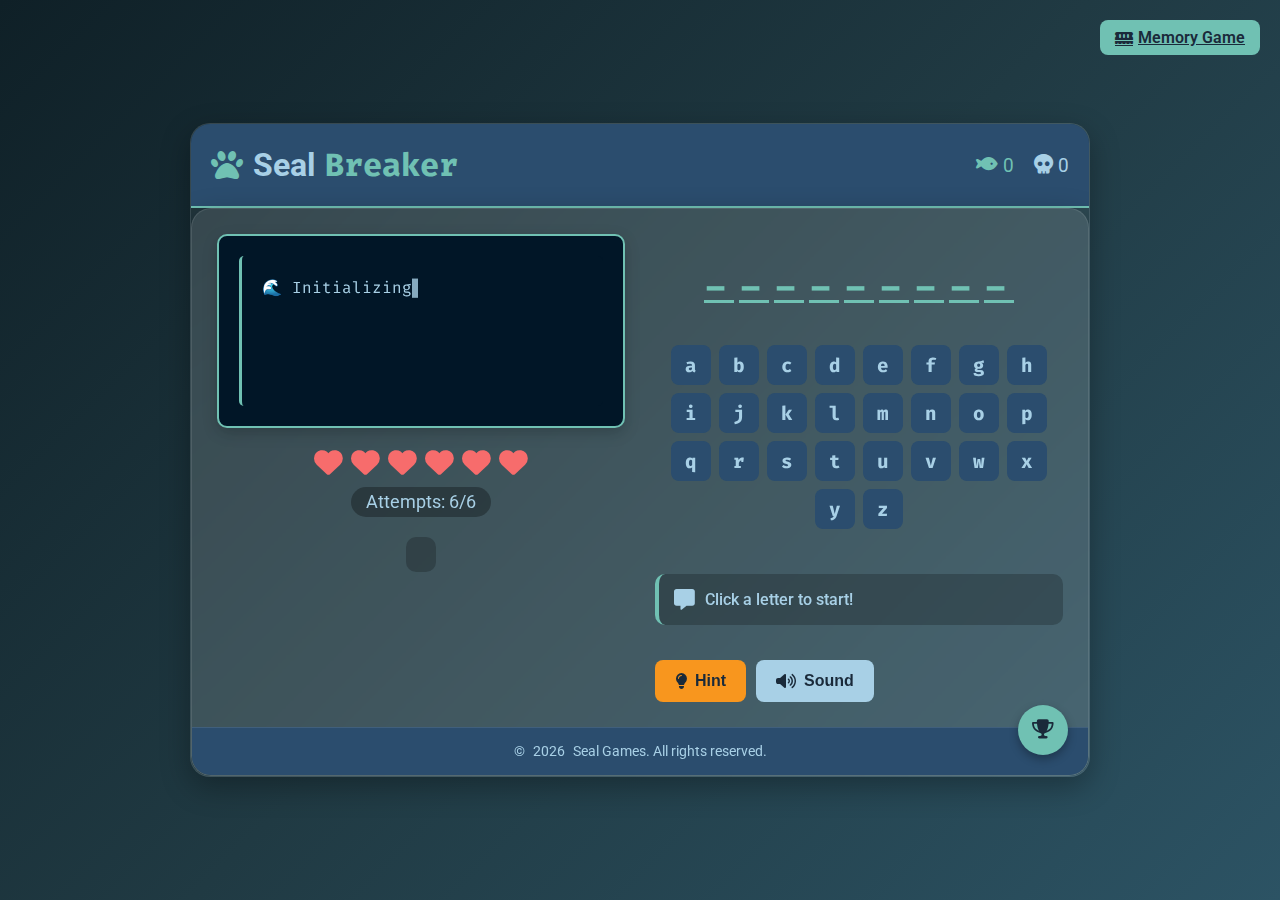
<file: index.html>
<!DOCTYPE html>
<html lang="en">
<head>
    <meta charset="UTF-8">
    <meta name="viewport" content="width=device-width, initial-scale=1.0">
    <title>SealBreaker | Seal-Themed Word Game</title>
    <link rel="icon" type="image/x-icon" href="favicon.svg">
    <link rel="stylesheet" href="https://fonts.googleapis.com/css2?family=Fira+Code:wght@400;700&family=Roboto:wght@400;500;700&display=swap">
    <link rel="stylesheet" href="https://cdnjs.cloudflare.com/ajax/libs/font-awesome/6.4.0/css/all.min.css">
    <link rel="stylesheet" href="styles.css">
</head>
<body>
    
    <div class="game-switcher">
        <a href="indexjogo.html" class="btn">
            <i class="fas fa-memory"></i> Memory Game
        </a>
    </div>

    <div class="container">
        <header class="header">
            <h1><i class="fas fa-paw"></i> Seal<span>Breaker</span></h1>
            <div class="score">
                <div class="wins"><i class="fas fa-fish"></i> <span id="wins">0</span></div>
                <div class="losses"><i class="fas fa-skull"></i> <span id="losses">0</span></div>
            </div>
        </header>


    <div class="container">

        <main class="game-area">
            <section class="seal-section">
                <div class="terminal-container">
                    <pre id="terminal-display"></pre>
                </div>
                <div class="lives">
                    <div class="hearts" id="hearts"></div>
                    <span class="attempts">Attempts: <span id="remaining-attempts">6</span>/6</span>
                    <div class="message-box"> 
                        <p class="hint-text" id="current-hint"></p>
                    </div>
                </div>
            </section>

            <section class="game-section">
                <div class="word-display" id="word-display"></div>
                
                <div class="keyboard"></div>
                
                <div class="message-box" id="message">
                    <i class="fas fa-comment-alt"></i>
                    <span class="message-text">Click a letter to start!</span>
                </div>
                
                <div class="actions">
                    <button id="hint-btn" class="btn hint-btn">
                        <i class="fas fa-lightbulb"></i> Hint
                    </button>
                    <button id="sound-btn" class="btn sound-btn">
                        <i class="fas fa-volume-up"></i> Sound
                    </button>
                    <button id="restart-btn" class="btn restart-btn hidden">
                        <i class="fas fa-sync-alt"></i> Play Again
                    </button>
                </div>
            </section>
        </main>

        <div class="ranking-container hidden" id="ranking">
            <h3><i class="fas fa-crown"></i> Ranking</h3>
            <ol id="ranking-list"></ol>
            <button id="close-ranking" class="btn">Close</button>
        </div>
        <div class="overlay hidden" id="overlay"></div>
        
        <button id="show-ranking" class="btn ranking-btn">
            <i class="fas fa-trophy"></i> 
        </button>

        <footer class="footer">
            <p>&copy; <span id="current-year"></span> Seal Games. All rights reserved.</p>
        </footer>
    </div>

    <script>
        document.getElementById('current-year').textContent = new Date().getFullYear();
    </script>
    <script src="script.js"></script>
</body>

</html>
</file>
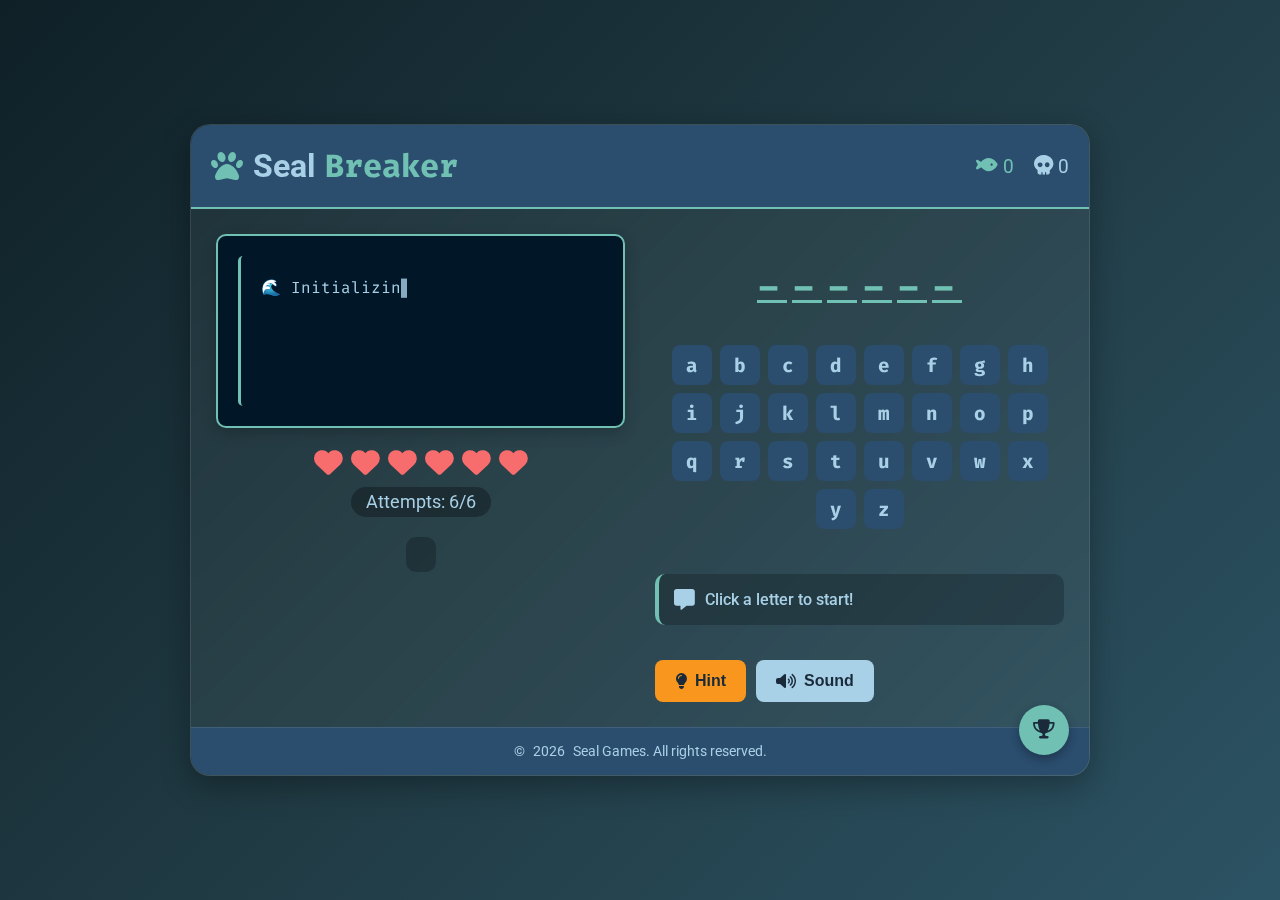
<file: seal/index.html>
<!DOCTYPE html>
<html lang="en">
<head>
    <meta charset="UTF-8">
    <meta name="viewport" content="width=device-width, initial-scale=1.0">
    <title>SealBreaker | Seal-Themed Word Game</title>
    <link rel="stylesheet" href="https://fonts.googleapis.com/css2?family=Fira+Code:wght@400;700&family=Roboto:wght@400;500;700&display=swap">
    <link rel="stylesheet" href="https://cdnjs.cloudflare.com/ajax/libs/font-awesome/6.4.0/css/all.min.css">
    <link rel="stylesheet" href="styles.css">
</head>
<body>
    <div class="container">
        <header class="header">
            <h1><i class="fas fa-paw"></i> Seal<span>Breaker</span></h1>
            <div class="score">
                <div class="wins"><i class="fas fa-fish"></i> <span id="wins">0</span></div>
                <div class="losses"><i class="fas fa-skull"></i> <span id="losses">0</span></div>
            </div>
        </header>

        <main class="game-area">
            <section class="seal-section">
                <div class="terminal-container">
                    <pre id="terminal-display"></pre>
                </div>
                <div class="lives">
                    <div class="hearts" id="hearts"></div>
                    <span class="attempts">Attempts: <span id="remaining-attempts">6</span>/6</span>
                    <div class="message-box"> 
                        <p class="hint-text" id="current-hint"></p>
                    </div>
                </div>
            </section>

            <section class="game-section">
                <div class="word-display" id="word-display"></div>
                
                <div class="keyboard"></div>
                
                <div class="message-box" id="message">
                    <i class="fas fa-comment-alt"></i>
                    <span class="message-text">Click a letter to start!</span>
                </div>
                
                <div class="actions">
                    <button id="hint-btn" class="btn hint-btn">
                        <i class="fas fa-lightbulb"></i> Hint
                    </button>
                    <button id="sound-btn" class="btn sound-btn">
                        <i class="fas fa-volume-up"></i> Sound
                    </button>
                    <button id="restart-btn" class="btn restart-btn hidden">
                        <i class="fas fa-sync-alt"></i> Play Again
                    </button>
                </div>
            </section>
        </main>

        <div class="ranking-container hidden" id="ranking">
            <h3><i class="fas fa-crown"></i> Ranking</h3>
            <ol id="ranking-list"></ol>
            <button id="close-ranking" class="btn">Close</button>
        </div>
        <div class="overlay hidden" id="overlay"></div>
        
        <button id="show-ranking" class="btn ranking-btn">
            <i class="fas fa-trophy"></i> 
        </button>

        <footer class="footer">
            <p>&copy; <span id="current-year"></span> Seal Games. All rights reserved.</p>
        </footer>
    </div>

    <script>
        document.getElementById('current-year').textContent = new Date().getFullYear();
    </script>
    <script src="script.js"></script>
</body>
</html>
</file>
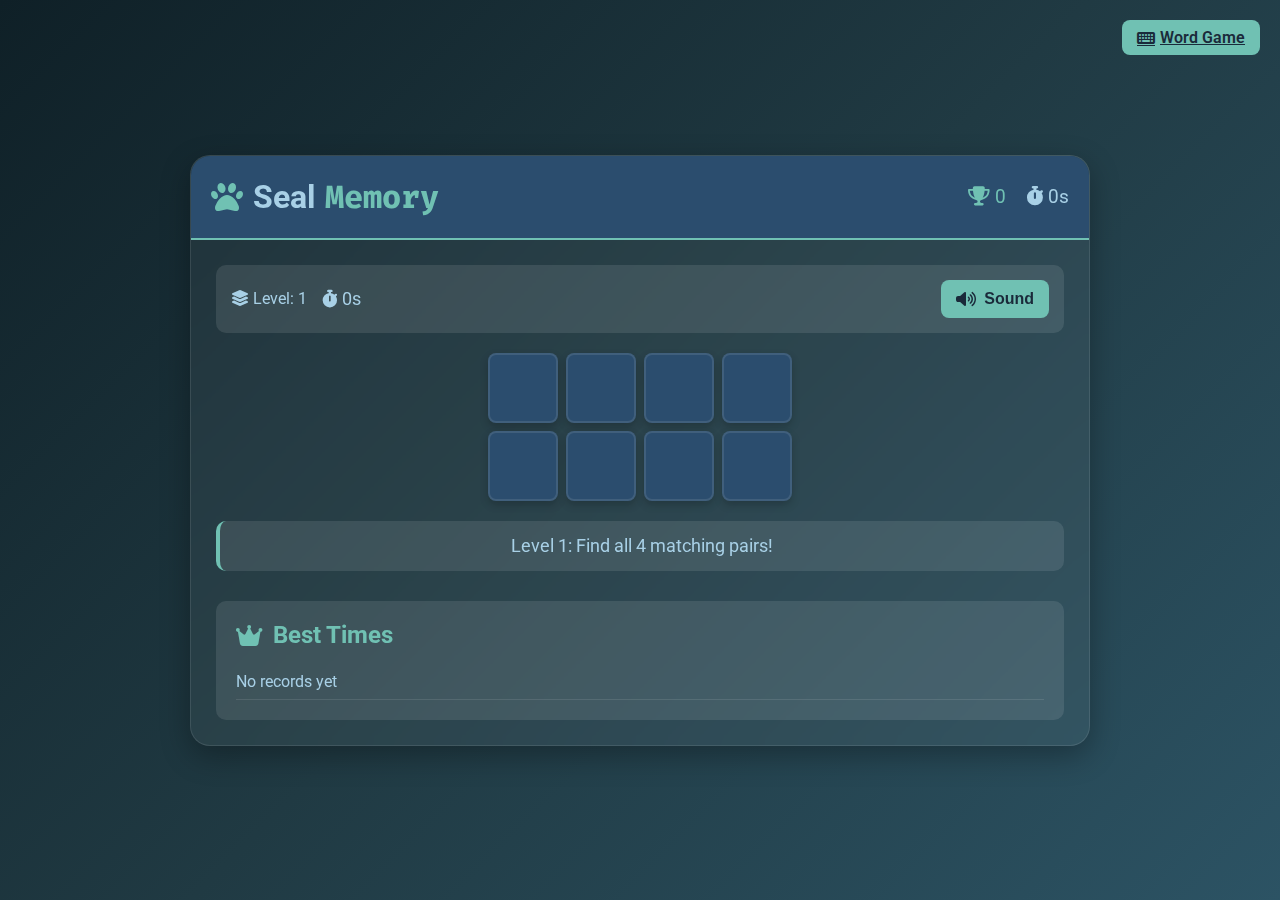
<file: indexjogo.html>
<!DOCTYPE html>
<html lang="en">
<head>
  <meta charset="UTF-8">
  <meta name="viewport" content="width=device-width, initial-scale=1.0">
  <title>Seal Memory Game</title>
  <link rel="icon" type="image/x-icon" href="favicon.svg">
  <link rel="stylesheet" href="https://fonts.googleapis.com/css2?family=Fira+Code:wght@400;700&family=Roboto:wght@400;500;700&display=swap">
  <link rel="stylesheet" href="https://cdnjs.cloudflare.com/ajax/libs/font-awesome/6.4.0/css/all.min.css">
  <style>
    :root {
      --seal-dark: #1a2a3a;
      --seal-blue: #2b4d6e;
      --seal-light: #a8d0e6;
      --seal-accent: #f76c6c;
      --seal-highlight: #70c1b3;
      --seal-success: #4cc9f0;
      --seal-warning: #f8961e;
      --code-bg: #011627;
    }

    * {
      margin: 0;
      padding: 0;
      box-sizing: border-box;
    }

    body {
      font-family: 'Roboto', sans-serif;
      background: linear-gradient(135deg, #0f2027, #203a43, #2c5364); color: var(--seal-light);
      min-height: 100vh;
      display: flex;
      justify-content: center;
      align-items: center;
      padding: 20px;
    }

    .container {
      background: rgba(255, 255, 255, 0.05);
      backdrop-filter: blur(10px);
      border-radius: 20px;
      box-shadow: 0 10px 30px rgba(0, 0, 0, 0.3);
      width: 100%;
      max-width: 900px;
      overflow: hidden;
      border: 1px solid rgba(255, 255, 255, 0.1);
      position: relative;
      padding: 25px;
    }

    .header {
      background: var(--seal-blue);
      padding: 20px;
      display: flex;
      justify-content: space-between;
      align-items: center;
      border-bottom: 2px solid var(--seal-highlight);
      margin: -25px -25px 25px -25px;
    }

    .header h1 {
      font-size: 2rem;
      font-weight: 700;
      display: flex;
      align-items: center;
      gap: 10px;
    }

    .header h1 span {
      color: var(--seal-highlight);
      font-family: 'Fira Code', monospace;
    }

    .header h1 i {
      color: var(--seal-highlight);
    }

    .score {
      display: flex;
      gap: 20px;
    }

    .wins, .losses {
      display: flex;
      align-items: center;
      gap: 5px;
      font-size: 1.2rem;
    }

    .wins {
      color: var(--seal-highlight);
    }

    .losses {
      color: var(--seal-light);
    }

    #game-board {
      display: grid;
      grid-template-columns: repeat(4, 70px);
      gap: 8px;
      justify-content: center;
      margin: 20px auto;
      width: fit-content;
    }

    .card {
      width: 70px;
      height: 70px;
      background: var(--seal-blue);
      border-radius: 8px;
      display: flex;
      align-items: center;
      justify-content: center;
      font-size: 1.8rem;
      color: transparent;
      cursor: pointer;
      user-select: none;
      transition: all 0.3s ease;
      box-shadow: 0 4px 8px rgba(0, 0, 0, 0.2);
      border: 2px solid rgba(255, 255, 255, 0.1);
    }

    .card:hover {
      transform: translateY(-3px);
      box-shadow: 0 6px 12px rgba(0, 0, 0, 0.3);
    }

    .card.flipped {
      background: var(--seal-light);
      color: var(--seal-dark);
      transform: rotateY(180deg);
      cursor: default;
    }

    .card.matched {
      background: var(--seal-success);
      color: white;
      border-color: var(--seal-success);
      cursor: not-allowed;
    }

    .controls {
      display: flex;
      justify-content: space-between;
      align-items: center;
      margin-bottom: 20px;
      background: rgba(255, 255, 255, 0.1);
      padding: 15px;
      border-radius: 10px;
    }

    .level-info {
      display: flex;
      align-items: center;
      gap: 15px;
    }

    .timer {
      display: flex;
      align-items: center;
      gap: 5px;
      font-size: 1.1rem;
    }

    .btn {
      padding: 10px 15px;
      border: none;
      border-radius: 8px;
      font-weight: 600;
      font-size: 1rem;
      cursor: pointer;
      transition: all 0.3s;
      display: flex;
      align-items: center;
      gap: 8px;
      background: var(--seal-highlight);
      color: var(--seal-dark);
    }

    .btn:hover {
      transform: translateY(-3px);
      box-shadow: 0 5px 15px rgba(0, 0, 0, 0.2);
    }

    .btn:active {
      transform: translateY(0);
    }

    #status {
      font-size: 1.1rem;
      text-align: center;
      margin: 15px 0;
      padding: 15px;
      border-radius: 10px;
      background: rgba(255, 255, 255, 0.1);
    }

    .status-success {
      color: var(--seal-highlight);
      border-left: 4px solid var(--seal-success);
    }

    .status-info {
      border-left: 4px solid var(--seal-highlight);
    }

    .rankings {
      margin-top: 30px;
      background: rgba(255, 255, 255, 0.1);
      padding: 20px;
      border-radius: 10px;
    }

    .rankings h2 {
      display: flex;
      align-items: center;
      gap: 10px;
      margin-bottom: 15px;
      color: var(--seal-highlight);
    }

    #ranking-list {
      list-style: none;
    }

    #ranking-list li {
      display: flex;
      justify-content: space-between;
      padding: 8px 0;
      border-bottom: 1px solid rgba(255, 255, 255, 0.1);
    }
     .game-switcher {
      position: absolute;
      top: 20px;
      right: 20px;
      z-index: 100;
    }
    
    .game-switcher .btn {
      padding: 8px 15px;
      background: var(--seal-highlight);
      color: var(--seal-dark);
      display: flex;
      align-items: center;
      gap: 5px;
    }
    
    .game-switcher .btn:hover {
      background: var(--seal-success);
    }

    @media (max-width: 600px) {
      .card {
        width: 55px;
        height: 55px;
        font-size: 1.5rem;
      }
      
      #game-board {
        grid-template-columns: repeat(4, 55px);
      }
      
      .controls {
        flex-direction: column;
        align-items: center;
        gap: 10px;
      }
      
      .header {
        flex-direction: column;
        gap: 10px;
        text-align: center;
      }
    }

    /* Animations */
    @keyframes flip {
      0% { transform: rotateY(0); }
      100% { transform: rotateY(180deg); }
    }

    @keyframes pulse {
      0% { transform: scale(1); }
      50% { transform: scale(1.1); }
      100% { transform: scale(1); }
    }

    .pulse {
      animation: pulse 0.5s;
    }

    @keyframes bounce {
      0%, 100% { transform: translateY(0); }
      50% { transform: translateY(-10px); }
    }

    .bounce {
      animation: bounce 0.5s;
    }
  </style>
</head>
<body>
   <div class="game-switcher">
    <a href="index.html" class="btn">
      <i class="fas fa-keyboard"></i> Word Game
    </a>
  </div>
  <div class="container">
    <header class="header">
    <h1><i class="fas fa-paw"></i> Seal <span>Memory</span></h1>
      <div class="score">
        <div class="wins"><i class="fas fa-trophy"></i> <span id="wins">0</span></div>
        <div class="losses"><i class="fas fa-stopwatch"></i> <span id="timer-display">0s</span></div>
      </div>
    </header>

    <div class="controls">
      <div class="level-info">
        <span><i class="fas fa-layer-group"></i> Level: <span id="level">1</span></span>
        <span class="timer"><i class="fas fa-stopwatch"></i> <span id="timer">0s</span></span>
      </div>
      <button onclick="toggleSound()" class="btn" id="sound-btn">
        <i class="fas fa-volume-up"></i> Sound
      </button>
    </div>

    <div id="game-board"></div>
    <div id="status" class="status-info">Find all matching pairs to advance to the next level!</div>

    <div class="rankings">
      <h2><i class="fas fa-crown"></i> Best Times</h2>
      <ul id="ranking-list"></ul>
    </div>
  </div>

  <audio id="sound-correct" src="https://assets.mixkit.co/sfx/preview/mixkit-correct-answer-tone-2870.mp3" preload="auto"></audio>
  <audio id="sound-wrong" src="https://assets.mixkit.co/sfx/preview/mixkit-wrong-answer-fail-notification-946.mp3" preload="auto"></audio>
  <audio id="sound-win" src="https://assets.mixkit.co/sfx/preview/mixkit-winning-chimes-2015.mp3" preload="auto"></audio>

  <script>
    // Seal-themed icons
    const iconBase = [
        'fa-paw',           // Paw print
        'fa-water',         // Water waves
        'fa-fish',         // Fish
        'fa-ice-cream',     // Ice (for arctic seals)
        'fa-snowflake',     // Snowflake
        'fa-umbrella-beach', // Beach umbrella
        'fa-sun',           // Sun
        'fa-moon',          // Moon
        'fa-star',          // Star
        'fa-cloud',         // Cloud
        'fa-wind',          // Wind
        'fa-otter',         // Otter (seal relative)
        'fa-whale',        // Whale
        'fa-shrimp',        // Shrimp
        'fa-anchor',        // Anchor
        'fa-ship',          // Ship
        'fa-life-ring',     // Life ring
        'fa-binoculars',    // Binoculars
        'fa-camera',       // Camera
        'fa-hat-cowboy'    // Hat (for seal with hat)
    ];
    
    let icons = [];
    let cards = [];
    let firstCard = null;
    let secondCard = null;
    let lockBoard = false;
    let matchedPairs = 0;
    let startTime;
    let timerInterval;
    let level = 1;
    let wins = 0;
    let soundEnabled = true;
    const maxPairsPerLevel = [4, 6, 8, 10, 12, 14, 16, 18, 20]; 
    
    // DOM elements
    const board = document.getElementById("game-board");
    const status = document.getElementById("status");
    const timerDisplay = document.getElementById("timer");
    const levelSpan = document.getElementById("level");
    const rankingList = document.getElementById("ranking-list");
    const winsSpan = document.getElementById("wins");
    const soundBtn = document.getElementById("sound-btn");
    
    // Sounds
    const soundCorrect = document.getElementById("sound-correct");
    const soundWrong = document.getElementById("sound-wrong");
    const soundWin = document.getElementById("sound-win");

    function toggleSound() {
      soundEnabled = !soundEnabled;
      if (soundEnabled) {
        soundBtn.innerHTML = '<i class="fas fa-volume-up"></i> Sound';
      } else {
        soundBtn.innerHTML = '<i class="fas fa-volume-mute"></i> Sound';
      }
    }

    function playSound(sound) {
      if (soundEnabled) {
        sound.currentTime = 0;
        sound.play().catch(e => console.log("Sound play error:", e));
      }
    }

    function shuffle(array) {
      for (let i = array.length - 1; i > 0; i--) {
        const j = Math.floor(Math.random() * (i + 1));
        [array[i], array[j]] = [array[j], array[i]];
      }
    }

    function createBoard() {
      let numPairs = maxPairsPerLevel[Math.min(level - 1, maxPairsPerLevel.length - 1)];
      icons = iconBase.slice(0, numPairs);
      cards = [...icons, ...icons];
      shuffle(cards);
      board.innerHTML = "";
      matchedPairs = 0;
      firstCard = null;
      secondCard = null;
      lockBoard = false;
      startTime = new Date().getTime();
      clearInterval(timerInterval);
      timerInterval = setInterval(updateTimer, 1000);
      timerDisplay.textContent = "0s";
      levelSpan.textContent = level;
      status.className = "status-info";
      status.textContent = `Level ${level}: Find all ${numPairs} matching pairs!`;

      const rows = Math.ceil(cards.length / 4);
      board.style.gridTemplateRows = `repeat(${rows}, 70px)`;

      cards.forEach((iconClass, index) => {
        const card = document.createElement("div");
        card.classList.add("card");
        card.dataset.symbol = iconClass;
        card.dataset.index = index;
        card.addEventListener("click", flipCard);
        
        // Add <i> element for the icon (initially hidden)
        const iconElement = document.createElement("i");
        iconElement.className = `fas ${iconClass}`;
        iconElement.style.display = 'none';
        card.appendChild(iconElement);
        
        board.appendChild(card);
      });
    }

    function flipCard() {
      if (lockBoard || this.classList.contains("flipped") || this.classList.contains("matched")) return;
      
      this.classList.add("flipped");
      // Show the icon
      const icon = this.querySelector('i');
      icon.style.display = 'inline-block';
      
      if (!firstCard) {
        firstCard = this;
      } else {
        secondCard = this;
        checkMatch();
      }
    }

    function checkMatch() {
      lockBoard = true;
      
      if (firstCard.dataset.symbol === secondCard.dataset.symbol) {
        matchedPairs++;
        playSound(soundCorrect);
        firstCard.classList.add("matched");
        secondCard.classList.add("matched");
        firstCard.classList.add("pulse");
        secondCard.classList.add("pulse");
        resetCards();
        
        if (matchedPairs === icons.length) {
          clearInterval(timerInterval);
          const timeTaken = Math.floor((new Date().getTime() - startTime) / 1000);
          wins++;
          winsSpan.textContent = wins;
          status.className = "status-success";
          status.textContent = `🎉 Level ${level} completed in ${timeTaken} seconds!`;
          playSound(soundWin);
          updateRanking(level, timeTaken);
          level++;
          
          setTimeout(() => {
            createBoard();
            displayRanking();
          }, 2000);
        }
      } else {
        playSound(soundWrong);
        setTimeout(() => {
          firstCard.classList.remove("flipped");
          secondCard.classList.remove("flipped");
          // Hide the icons again
          firstCard.querySelector('i').style.display = 'none';
          secondCard.querySelector('i').style.display = 'none';
          resetCards();
        }, 800);
      }
    }

    function resetCards() {
      [firstCard, secondCard] = [null, null];
      lockBoard = false;
    }

    function updateTimer() {
      const elapsed = Math.floor((new Date().getTime() - startTime) / 1000);
      timerDisplay.textContent = `${elapsed}s`;
    }

    function updateRanking(lvl, newTime) {
      let rankings = JSON.parse(localStorage.getItem("sealMemoryRankings")) || {};
      if (!rankings[lvl]) rankings[lvl] = [];
      rankings[lvl].push(newTime);
      rankings[lvl].sort((a, b) => a - b);
      rankings[lvl] = rankings[lvl].slice(0, 5);
      localStorage.setItem("sealMemoryRankings", JSON.stringify(rankings));
    }

    function displayRanking() {
      let rankings = JSON.parse(localStorage.getItem("sealMemoryRankings")) || {};
      const list = rankings[level] || [];
      rankingList.innerHTML = "";
      
      if (list.length === 0) {
        rankingList.innerHTML = "<li>No records yet</li>";
        return;
      }
      
      list.forEach((time, index) => {
        const li = document.createElement("li");
        li.innerHTML = `<span>#${index + 1}</span> <span>${time}s</span>`;
        rankingList.appendChild(li);
      });
    }

    // Initialize the game
    createBoard();
    displayRanking();
  </script>
</body>
</html>
</file>
<file: styles.css>
:root {
    --seal-dark: #1a2a3a;
    --seal-blue: #2b4d6e;
    --seal-light: #a8d0e6;
    --seal-accent: #f76c6c;
    --seal-highlight: #70c1b3;
    --seal-success: #4cc9f0;
    --seal-warning: #f8961e;
    --code-bg: #011627;
}

* {
    margin: 0;
    padding: 0;
    box-sizing: border-box;
}

body {
    font-family: 'Roboto', sans-serif;
    background: linear-gradient(135deg, #0f2027, #203a43, #2c5364);
    color: var(--seal-light);
    min-height: 100vh;
    display: flex;
    justify-content: center;
    align-items: center;
    padding: 20px;
}

.container {
    background: rgba(255, 255, 255, 0.05);
    backdrop-filter: blur(10px);
    border-radius: 20px;
    box-shadow: 0 10px 30px rgba(0, 0, 0, 0.3);
    width: 100%;
    max-width: 900px;
    overflow: hidden;
    border: 1px solid rgba(255, 255, 255, 0.1);
    position: relative;
}

.header {
    background: var(--seal-blue);
    padding: 20px;
    display: flex;
    justify-content: space-between;
    align-items: center;
    border-bottom: 2px solid var(--seal-highlight);
}

.header h1 {
    font-size: 2rem;
    font-weight: 700;
    display: flex;
    align-items: center;
    gap: 10px;
}

.header h1 span {
    color: var(--seal-highlight);
    font-family: 'Fira Code', monospace;
}

.header h1 i {
    color: var(--seal-highlight);
}

.score {
    display: flex;
    gap: 20px;
}

.wins, .losses {
    display: flex;
    align-items: center;
    gap: 5px;
    font-size: 1.2rem;
}

.wins {
    color: var(--seal-highlight);
}

.losses {
    color: var(--seal-light);
}

.game-area {
    display: flex;
    flex-direction: column;
    padding: 25px;
}

@media (min-width: 900px) {
    .game-area {
        flex-direction: row;
        gap: 30px;
    }
}

.seal-section {
    flex: 1;
    display: flex;
    flex-direction: column;
    align-items: center;
    gap: 20px;
}

.terminal-container {
    width: 100%;
    background: var(--code-bg);
    border-radius: 10px;
    padding: 20px;
    border: 2px solid var(--seal-highlight);
    box-shadow: 0 5px 15px rgba(0, 0, 0, 0.2);
}

#terminal-display {
    background-color: var(--code-bg);
    color: var(--seal-light);
    font-family: 'Fira Code', monospace;
    padding: 20px;
    border-radius: 5px;
    border-left: 3px solid var(--seal-highlight);
    white-space: pre-wrap;
    line-height: 1.5;
    min-height: 150px;
    overflow: hidden;
    position: relative;
}

#terminal-display::after {
    content: "▋";
    animation: blink 1s infinite;
    opacity: 0.8;
}

#terminal-display.success {
    color: var(--seal-highlight);
    border-left-color: var(--seal-highlight);
    animation: pulse 0.5s 3;
}

.lives {
    display: flex;
    flex-direction: column;
    align-items: center;
    gap: 10px;
}

.hearts {
    display: flex;
    gap: 8px;
}

.hearts i {
    color: var(--seal-accent);
    font-size: 1.8rem;
}

.attempts {
    font-size: 1.1rem;
    color: var(--seal-light);
    background: rgba(0, 0, 0, 0.3);
    padding: 5px 15px;
    border-radius: 20px;
}

.game-section {
    flex: 1;
    display: flex;
    flex-direction: column;
    gap: 25px;
}

.word-display {
    font-size: 2.2rem;
    letter-spacing: 8px;
    font-weight: 700;
    text-align: center;
    color: var(--seal-highlight);
    margin: 15px 0;
    display: flex;
    justify-content: center;
    flex-wrap: wrap;
    gap: 5px;
    font-family: 'Fira Code', monospace;
}

.word-display span {
    display: inline-block;
    min-width: 30px;
    text-align: center;
    position: relative;
    transition: all 0.3s;
}

.word-display span::after {
    content: '';
    display: block;
    width: 100%;
    height: 3px;
    background: var(--seal-highlight);
    position: absolute;
    bottom: -8px;
    left: 0;
}

.keyboard {
    display: flex;
    flex-wrap: wrap;
    justify-content: center;
    gap: 8px;
    margin: 10px 0;
}

.key {
    width: 40px;
    height: 40px;
    background: var(--seal-blue);
    color: var(--seal-light);
    border: none;
    border-radius: 8px;
    font-size: 1.2rem;
    font-weight: 700;
    cursor: pointer;
    transition: all 0.2s;
    display: flex;
    justify-content: center;
    align-items: center;
    font-family: 'Fira Code', monospace;
}

.key:hover {
    background: var(--seal-highlight);
    color: var(--seal-dark);
    transform: translateY(-3px);
}

.key:active {
    transform: translateY(0);
}

.key.used {
    background: var(--seal-light);
    color: var(--seal-dark);
    cursor: not-allowed;
    opacity: 0.6;
}

.key.wrong {
    background: var(--seal-accent);
    color: white;
}

.key.correct {
    background: var(--seal-success);
    color: white;
}

.key.disabled {
    opacity: 0.5;
    cursor: not-allowed;
    pointer-events: none;
}

.message-box {
    background: rgba(0, 0, 0, 0.218);
    border-radius: 10px;
    padding: 15px;
    display: flex;
    align-items: center;
    gap: 10px;
    margin: 10px 0;
}

.message-box i {
    font-size: 1.3rem;
}

.message-box.info {
    color: var(--seal-light);
    border-left: 4px solid var(--seal-highlight);
}

.message-box.success {
    color: var(--seal-highlight);
    border-left: 4px solid var(--seal-success);
}

.message-box.error {
    color: var(--seal-accent);
    border-left: 4px solid var(--seal-accent);
}

.message-text {
    font-weight: 500;
}

.actions {
    display: flex;
    gap: 10px;
    flex-wrap: wrap;
}

.btn {
    padding: 12px 20px;
    border: none;
    border-radius: 8px;
    font-weight: 600;
    font-size: 1rem;
    cursor: pointer;
    transition: all 0.3s;
    display: flex;
    align-items: center;
    gap: 8px;
}

.btn:hover {
    transform: translateY(-3px);
    box-shadow: 0 5px 15px rgba(0, 0, 0, 0.2);
}

.btn:active {
    transform: translateY(0);
}

.hint-btn {
    background: var(--seal-warning);
    color: var(--seal-dark);
}

.hint-btn:hover {
    background: #f8961e;
}

.sound-btn {
    background: var(--seal-light);
    color: var(--seal-dark);
}

.sound-btn:hover {
    background: #8d99ae;
}

.restart-btn {
    background: var(--seal-highlight);
    color: var(--seal-dark);
    flex: 1;
    justify-content: center;
}

.restart-btn:hover {
    background: #06d6a0;
}

.footer {
    background: var(--seal-blue);
    padding: 15px;
    text-align: center;
    font-size: 0.9rem;
    border-top: 1px solid rgba(255, 255, 255, 0.1);
}

.footer p {
    display: flex;
    align-items: center;
    justify-content: center;
    gap: 8px;
}

.hint-text {
    font-style: bold;
    color: rgba(255, 255, 255, 0.831);
    margin-top: 5px;
    font-size: 1.5rem;
}

.ranking-container {
    background: rgba(0, 0, 0, 0.9);
    border-radius: 10px;
    padding: 20px;
    position: fixed;
    top: 50%;
    left: 50%;
    transform: translate(-50%, -50%);
    z-index: 100;
    width: 90%;
    max-width: 500px;
    color: white;
    border: 2px solid var(--seal-highlight);
}

.ranking-container h3 {
    text-align: center;
    margin-bottom: 15px;
    color: var(--seal-highlight);
    display: flex;
    align-items: center;
    justify-content: center;
    gap: 10px;
}

#ranking-list {
    list-style: none;
    margin-bottom: 15px;
}

#ranking-list li {
    display: flex;
    justify-content: space-between;
    padding: 10px 0;
    border-bottom: 1px solid rgba(255, 255, 255, 0.1);
}

#ranking-list li span.rank {
    color: var(--seal-highlight);
    font-weight: bold;
    width: 30px;
}

#ranking-list li span.name {
    flex: 1;
    text-align: left;
    padding-left: 15px;
}

#ranking-list li span.score {
    width: 80px;
    text-align: right;
}

#ranking-list li span.date {
    width: 80px;
    text-align: right;
    color: var(--seal-light);
    font-size: 0.8rem;
}

.overlay {
    position: fixed;
    top: 0;
    left: 0;
    right: 0;
    bottom: 0;
    background: rgba(0, 0, 0, 0.7);
    z-index: 99;
}

.ranking-btn {
    position: fixed;
    bottom: 20px;
    right: 20px;
    z-index: 10;
    background: var(--seal-highlight);
    color: var(--seal-dark);
    width: 50px;
    height: 50px;
    border-radius: 50%;
    display: flex;
    justify-content: center;
    align-items: center;
    font-size: 1.2rem;
    box-shadow: 0 4px 10px rgba(0, 0, 0, 0.3);
}

.hidden {
    display: none;
}

/* Animations */
.typing {
    animation: type 0.5s steps(20);
}
.game-switcher {
     position: absolute;
     top: 20px;
     right: 20px;
     z-index: 100;
     }
        
    .game-switcher .btn {
      padding: 8px 15px;
      background: var(--seal-highlight);
      color: var(--seal-dark);
      display: flex;
      align-items: center;
      gap: 5px;
    }
        
    .game-switcher .btn:hover {
            background: var(--seal-success);
    }
@keyframes blink {
    0%, 100% { opacity: 1; }
    50% { opacity: 0; }
}

@keyframes type {
    from { box-shadow: inset 0 0 10px var(--seal-highlight); }
    to { box-shadow: none; }
}

@keyframes bounce {
    0%, 100% { transform: translateY(0); }
    50% { transform: translateY(-10px); }
}

.bounce {
    animation: bounce 0.5s;
}

@keyframes shake {
    0%, 100% { transform: translateX(0); }
    25% { transform: translateX(-5px); }
    75% { transform: translateX(5px); }
}

.shake {
    animation: shake 0.3s;
}

@keyframes pulse {
    0% { transform: scale(1); }
    50% { transform: scale(1.1); }
    100% { transform: scale(1); }
}

.pulse {
    animation: pulse 0.3s;
}

/* Responsiveness */
@media (max-width: 600px) {
    .header {
        flex-direction: column;
        gap: 10px;
    }
    
    .word-display {
        font-size: 1.8rem;
        letter-spacing: 5px;
    }
    
    .key {
        width: 30px;
        height: 30px;
        font-size: 1rem;
    }
    
    .btn {
        padding: 10px 15px;
        font-size: 0.9rem;
    }
    
    #terminal-display {
        font-size: 1rem;
        min-height: 150px;
    }
    
    .ranking-container {
        padding: 15px;
    }
    
    #ranking-list li span.date {
        display: none;
    }
}
</file>
<file: seal/styles.css>
:root {
    --seal-dark: #1a2a3a;
    --seal-blue: #2b4d6e;
    --seal-light: #a8d0e6;
    --seal-accent: #f76c6c;
    --seal-highlight: #70c1b3;
    --seal-success: #4cc9f0;
    --seal-warning: #f8961e;
    --code-bg: #011627;
}

* {
    margin: 0;
    padding: 0;
    box-sizing: border-box;
}

body {
    font-family: 'Roboto', sans-serif;
    background: linear-gradient(135deg, #0f2027, #203a43, #2c5364);
    color: var(--seal-light);
    min-height: 100vh;
    display: flex;
    justify-content: center;
    align-items: center;
    padding: 20px;
}

.container {
    background: rgba(255, 255, 255, 0.05);
    backdrop-filter: blur(10px);
    border-radius: 20px;
    box-shadow: 0 10px 30px rgba(0, 0, 0, 0.3);
    width: 100%;
    max-width: 900px;
    overflow: hidden;
    border: 1px solid rgba(255, 255, 255, 0.1);
    position: relative;
}

.header {
    background: var(--seal-blue);
    padding: 20px;
    display: flex;
    justify-content: space-between;
    align-items: center;
    border-bottom: 2px solid var(--seal-highlight);
}

.header h1 {
    font-size: 2rem;
    font-weight: 700;
    display: flex;
    align-items: center;
    gap: 10px;
}

.header h1 span {
    color: var(--seal-highlight);
    font-family: 'Fira Code', monospace;
}

.header h1 i {
    color: var(--seal-highlight);
}

.score {
    display: flex;
    gap: 20px;
}

.wins, .losses {
    display: flex;
    align-items: center;
    gap: 5px;
    font-size: 1.2rem;
}

.wins {
    color: var(--seal-highlight);
}

.losses {
    color: var(--seal-light);
}

.game-area {
    display: flex;
    flex-direction: column;
    padding: 25px;
}

@media (min-width: 900px) {
    .game-area {
        flex-direction: row;
        gap: 30px;
    }
}

.seal-section {
    flex: 1;
    display: flex;
    flex-direction: column;
    align-items: center;
    gap: 20px;
}

.terminal-container {
    width: 100%;
    background: var(--code-bg);
    border-radius: 10px;
    padding: 20px;
    border: 2px solid var(--seal-highlight);
    box-shadow: 0 5px 15px rgba(0, 0, 0, 0.2);
}

#terminal-display {
    background-color: var(--code-bg);
    color: var(--seal-light);
    font-family: 'Fira Code', monospace;
    padding: 20px;
    border-radius: 5px;
    border-left: 3px solid var(--seal-highlight);
    white-space: pre-wrap;
    line-height: 1.5;
    min-height: 150px;
    overflow: hidden;
    position: relative;
}

#terminal-display::after {
    content: "▋";
    animation: blink 1s infinite;
    opacity: 0.8;
}

#terminal-display.success {
    color: var(--seal-highlight);
    border-left-color: var(--seal-highlight);
    animation: pulse 0.5s 3;
}

.lives {
    display: flex;
    flex-direction: column;
    align-items: center;
    gap: 10px;
}

.hearts {
    display: flex;
    gap: 8px;
}

.hearts i {
    color: var(--seal-accent);
    font-size: 1.8rem;
}

.attempts {
    font-size: 1.1rem;
    color: var(--seal-light);
    background: rgba(0, 0, 0, 0.3);
    padding: 5px 15px;
    border-radius: 20px;
}

.game-section {
    flex: 1;
    display: flex;
    flex-direction: column;
    gap: 25px;
}

.word-display {
    font-size: 2.2rem;
    letter-spacing: 8px;
    font-weight: 700;
    text-align: center;
    color: var(--seal-highlight);
    margin: 15px 0;
    display: flex;
    justify-content: center;
    flex-wrap: wrap;
    gap: 5px;
    font-family: 'Fira Code', monospace;
}

.word-display span {
    display: inline-block;
    min-width: 30px;
    text-align: center;
    position: relative;
    transition: all 0.3s;
}

.word-display span::after {
    content: '';
    display: block;
    width: 100%;
    height: 3px;
    background: var(--seal-highlight);
    position: absolute;
    bottom: -8px;
    left: 0;
}

.keyboard {
    display: flex;
    flex-wrap: wrap;
    justify-content: center;
    gap: 8px;
    margin: 10px 0;
}

.key {
    width: 40px;
    height: 40px;
    background: var(--seal-blue);
    color: var(--seal-light);
    border: none;
    border-radius: 8px;
    font-size: 1.2rem;
    font-weight: 700;
    cursor: pointer;
    transition: all 0.2s;
    display: flex;
    justify-content: center;
    align-items: center;
    font-family: 'Fira Code', monospace;
}

.key:hover {
    background: var(--seal-highlight);
    color: var(--seal-dark);
    transform: translateY(-3px);
}

.key:active {
    transform: translateY(0);
}

.key.used {
    background: var(--seal-light);
    color: var(--seal-dark);
    cursor: not-allowed;
    opacity: 0.6;
}

.key.wrong {
    background: var(--seal-accent);
    color: white;
}

.key.correct {
    background: var(--seal-success);
    color: white;
}

.key.disabled {
    opacity: 0.5;
    cursor: not-allowed;
    pointer-events: none;
}

.message-box {
    background: rgba(0, 0, 0, 0.218);
    border-radius: 10px;
    padding: 15px;
    display: flex;
    align-items: center;
    gap: 10px;
    margin: 10px 0;
}

.message-box i {
    font-size: 1.3rem;
}

.message-box.info {
    color: var(--seal-light);
    border-left: 4px solid var(--seal-highlight);
}

.message-box.success {
    color: var(--seal-highlight);
    border-left: 4px solid var(--seal-success);
}

.message-box.error {
    color: var(--seal-accent);
    border-left: 4px solid var(--seal-accent);
}

.message-text {
    font-weight: 500;
}

.actions {
    display: flex;
    gap: 10px;
    flex-wrap: wrap;
}

.btn {
    padding: 12px 20px;
    border: none;
    border-radius: 8px;
    font-weight: 600;
    font-size: 1rem;
    cursor: pointer;
    transition: all 0.3s;
    display: flex;
    align-items: center;
    gap: 8px;
}

.btn:hover {
    transform: translateY(-3px);
    box-shadow: 0 5px 15px rgba(0, 0, 0, 0.2);
}

.btn:active {
    transform: translateY(0);
}

.hint-btn {
    background: var(--seal-warning);
    color: var(--seal-dark);
}

.hint-btn:hover {
    background: #f8961e;
}

.sound-btn {
    background: var(--seal-light);
    color: var(--seal-dark);
}

.sound-btn:hover {
    background: #8d99ae;
}

.restart-btn {
    background: var(--seal-highlight);
    color: var(--seal-dark);
    flex: 1;
    justify-content: center;
}

.restart-btn:hover {
    background: #06d6a0;
}

.footer {
    background: var(--seal-blue);
    padding: 15px;
    text-align: center;
    font-size: 0.9rem;
    border-top: 1px solid rgba(255, 255, 255, 0.1);
}

.footer p {
    display: flex;
    align-items: center;
    justify-content: center;
    gap: 8px;
}

.hint-text {
    font-style: bold;
    color: rgba(255, 255, 255, 0.831);
    margin-top: 5px;
    font-size: 1.5rem;
}

.ranking-container {
    background: rgba(0, 0, 0, 0.9);
    border-radius: 10px;
    padding: 20px;
    position: fixed;
    top: 50%;
    left: 50%;
    transform: translate(-50%, -50%);
    z-index: 100;
    width: 90%;
    max-width: 500px;
    color: white;
    border: 2px solid var(--seal-highlight);
}

.ranking-container h3 {
    text-align: center;
    margin-bottom: 15px;
    color: var(--seal-highlight);
    display: flex;
    align-items: center;
    justify-content: center;
    gap: 10px;
}

#ranking-list {
    list-style: none;
    margin-bottom: 15px;
}

#ranking-list li {
    display: flex;
    justify-content: space-between;
    padding: 10px 0;
    border-bottom: 1px solid rgba(255, 255, 255, 0.1);
}

#ranking-list li span.rank {
    color: var(--seal-highlight);
    font-weight: bold;
    width: 30px;
}

#ranking-list li span.name {
    flex: 1;
    text-align: left;
    padding-left: 15px;
}

#ranking-list li span.score {
    width: 80px;
    text-align: right;
}

#ranking-list li span.date {
    width: 80px;
    text-align: right;
    color: var(--seal-light);
    font-size: 0.8rem;
}

.overlay {
    position: fixed;
    top: 0;
    left: 0;
    right: 0;
    bottom: 0;
    background: rgba(0, 0, 0, 0.7);
    z-index: 99;
}

.ranking-btn {
    position: fixed;
    bottom: 20px;
    right: 20px;
    z-index: 10;
    background: var(--seal-highlight);
    color: var(--seal-dark);
    width: 50px;
    height: 50px;
    border-radius: 50%;
    display: flex;
    justify-content: center;
    align-items: center;
    font-size: 1.2rem;
    box-shadow: 0 4px 10px rgba(0, 0, 0, 0.3);
}

.hidden {
    display: none;
}

/* Animations */
.typing {
    animation: type 0.5s steps(20);
}

@keyframes blink {
    0%, 100% { opacity: 1; }
    50% { opacity: 0; }
}

@keyframes type {
    from { box-shadow: inset 0 0 10px var(--seal-highlight); }
    to { box-shadow: none; }
}

@keyframes bounce {
    0%, 100% { transform: translateY(0); }
    50% { transform: translateY(-10px); }
}

.bounce {
    animation: bounce 0.5s;
}

@keyframes shake {
    0%, 100% { transform: translateX(0); }
    25% { transform: translateX(-5px); }
    75% { transform: translateX(5px); }
}

.shake {
    animation: shake 0.3s;
}

@keyframes pulse {
    0% { transform: scale(1); }
    50% { transform: scale(1.1); }
    100% { transform: scale(1); }
}

.pulse {
    animation: pulse 0.3s;
}

/* Responsiveness */
@media (max-width: 600px) {
    .header {
        flex-direction: column;
        gap: 10px;
    }
    
    .word-display {
        font-size: 1.8rem;
        letter-spacing: 5px;
    }
    
    .key {
        width: 30px;
        height: 30px;
        font-size: 1rem;
    }
    
    .btn {
        padding: 10px 15px;
        font-size: 0.9rem;
    }
    
    #terminal-display {
        font-size: 1rem;
        min-height: 150px;
    }
    
    .ranking-container {
        padding: 15px;
    }
    
    #ranking-list li span.date {
        display: none;
    }
}
</file>
